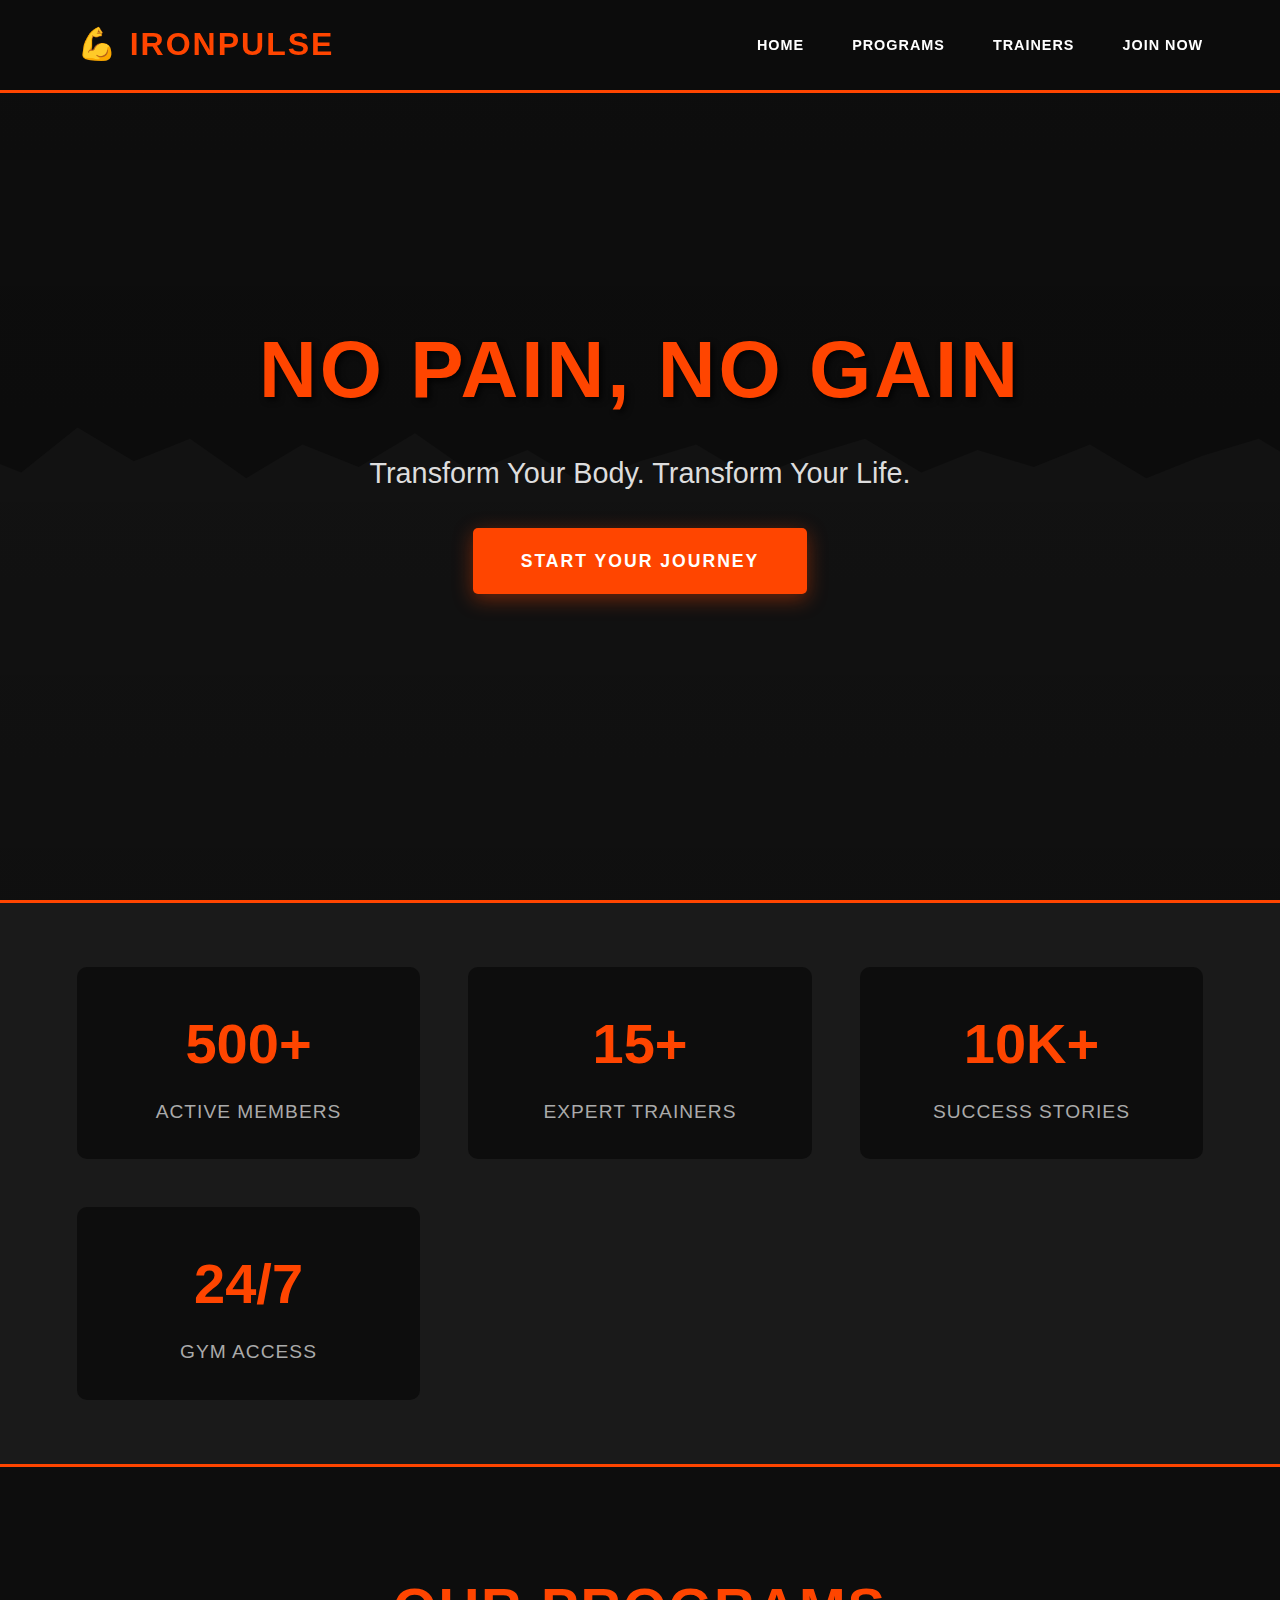
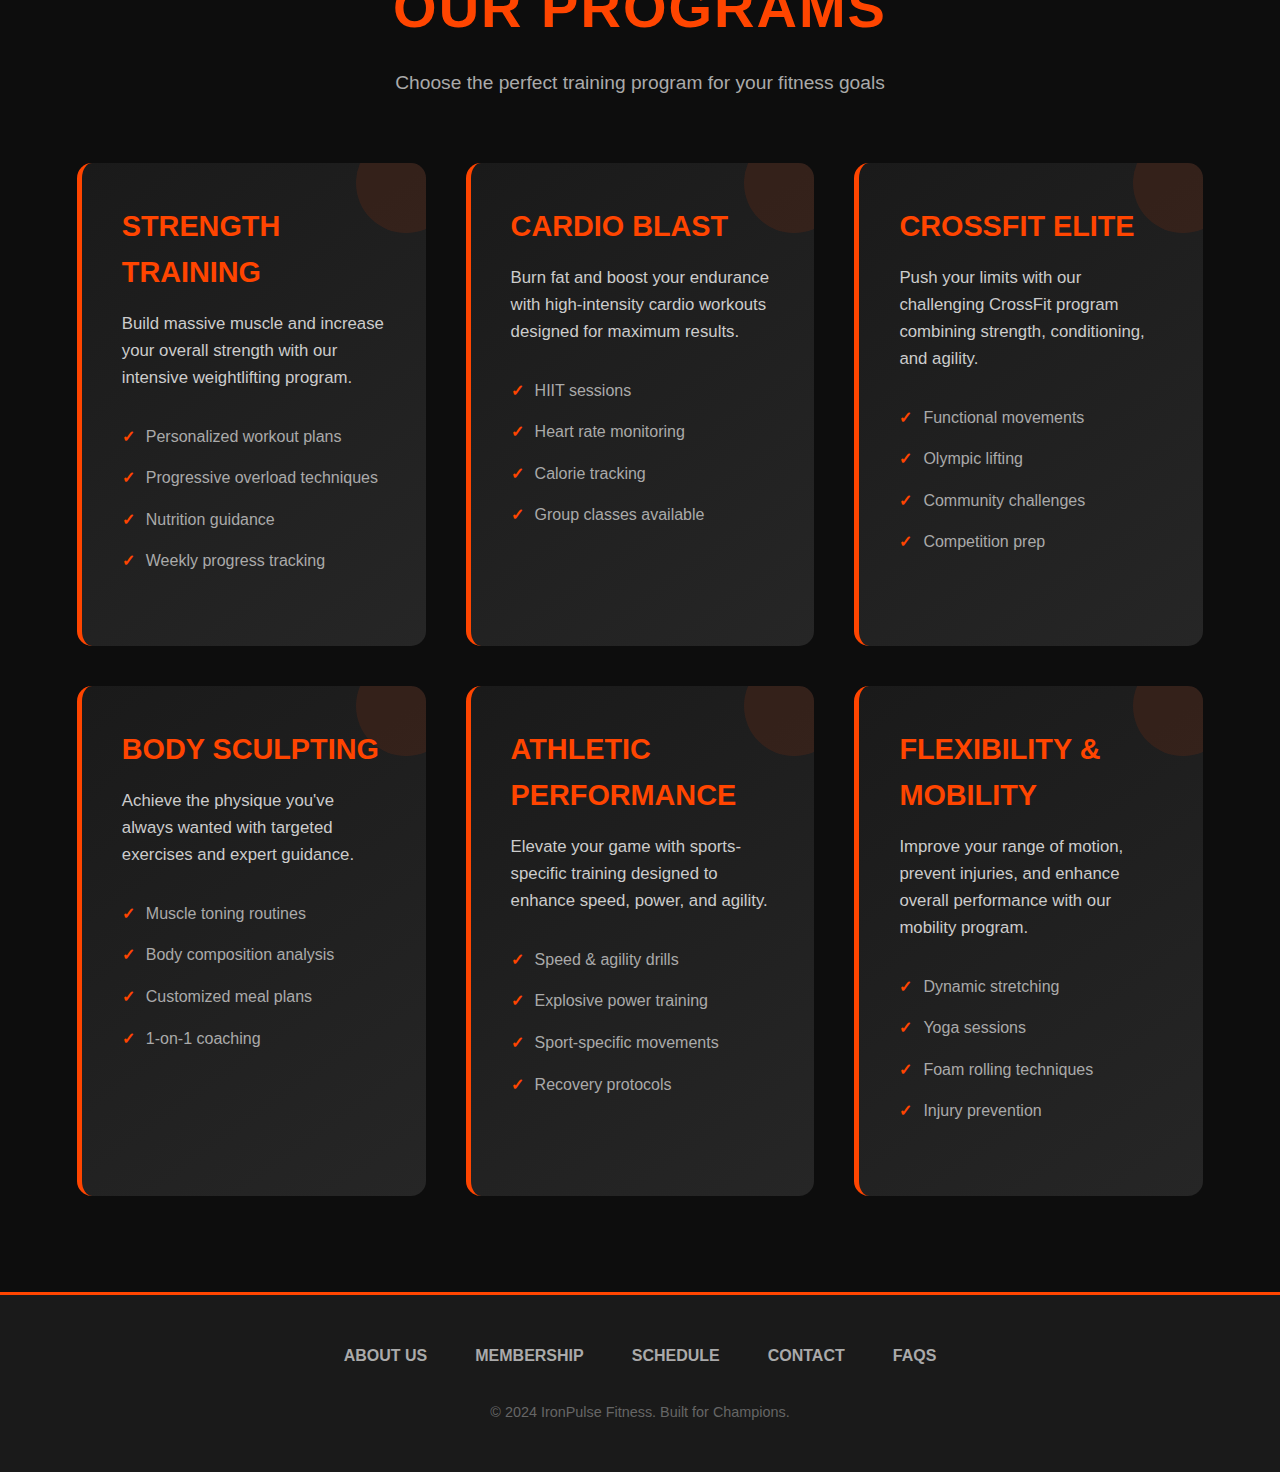
<file: landing page/index.html>
<!DOCTYPE html>
<html lang="en">
<head>
    <meta charset="UTF-8">
    <meta name="viewport" content="width=device-width, initial-scale=1.0">
    <title>IronPulse Fitness</title>
    <style>
        * {
            margin: 0;
            padding: 0;
            box-sizing: border-box;
        }

        body {
            font-family: 'Arial', sans-serif;
            background: #0d0d0d;
            color: #ffffff;
            line-height: 1.6;
        }

        /* Header */
        header {
            position: fixed;
            width: 100%;
            top: 0;
            background: rgba(13, 13, 13, 0.95);
            padding: 1.2rem 6%;
            display: flex;
            justify-content: space-between;
            align-items: center;
            z-index: 1000;
            border-bottom: 3px solid #ff4500;
        }

        .brand {
            font-size: 2rem;
            font-weight: 900;
            color: #ff4500;
            text-transform: uppercase;
            letter-spacing: 2px;
        }

        .menu {
            display: flex;
            gap: 3rem;
            list-style: none;
        }

        .menu a {
            color: #ffffff;
            text-decoration: none;
            font-weight: 700;
            text-transform: uppercase;
            font-size: 0.9rem;
            letter-spacing: 1px;
            transition: color 0.3s ease;
        }

        .menu a:hover {
            color: #ff4500;
        }

        /* Hero Banner */
        .hero-banner {
            height: 100vh;
            background: linear-gradient(rgba(0, 0, 0, 0.6), rgba(0, 0, 0, 0.7)),
                        url('data:image/svg+xml,<svg xmlns="http://www.w3.org/2000/svg" viewBox="0 0 1200 800"><rect fill="%23222" width="1200" height="800"/><path fill="%23333" d="M0 400L50 420L100 380L150 410L200 390L250 425L300 395L350 415L400 385L450 420L500 400L550 430L600 410L650 395L700 425L750 405L800 390L850 420L900 400L950 415L1000 395L1050 425L1100 405L1150 390L1200 420V800H0Z"/></svg>');
            background-size: cover;
            background-position: center;
            background-attachment: fixed;
            display: flex;
            align-items: center;
            justify-content: center;
            text-align: center;
            position: relative;
            overflow: hidden;
        }

        .hero-banner::before {
            content: '';
            position: absolute;
            top: 0;
            left: -100%;
            width: 100%;
            height: 100%;
            background: linear-gradient(90deg, transparent, rgba(255, 69, 0, 0.3), transparent);
            animation: shine 3s infinite;
        }

        @keyframes shine {
            0% { left: -100%; }
            100% { left: 100%; }
        }

        .hero-text {
            max-width: 900px;
            padding: 0 2rem;
            z-index: 2;
            animation: slideUp 1s ease-out;
        }

        @keyframes slideUp {
            from {
                opacity: 0;
                transform: translateY(50px);
            }
            to {
                opacity: 1;
                transform: translateY(0);
            }
        }

        .hero-text h1 {
            font-size: 5rem;
            font-weight: 900;
            margin-bottom: 1rem;
            color: #ff4500;
            text-transform: uppercase;
            text-shadow: 3px 3px 6px rgba(0, 0, 0, 0.8);
            letter-spacing: 3px;
        }

        .hero-text .tagline {
            font-size: 1.8rem;
            margin-bottom: 2rem;
            color: #dddddd;
            font-weight: 300;
        }

        .action-btn {
            display: inline-block;
            padding: 1.2rem 3rem;
            background: #ff4500;
            color: #ffffff;
            text-decoration: none;
            font-weight: 800;
            font-size: 1.1rem;
            text-transform: uppercase;
            border-radius: 5px;
            transition: all 0.3s ease;
            letter-spacing: 2px;
            box-shadow: 0 5px 20px rgba(255, 69, 0, 0.4);
        }

        .action-btn:hover {
            background: #ff6a33;
            transform: scale(1.05);
            box-shadow: 0 8px 30px rgba(255, 69, 0, 0.6);
        }

        /* Stats Section */
        .stats {
            background: #1a1a1a;
            padding: 4rem 6%;
            display: grid;
            grid-template-columns: repeat(auto-fit, minmax(250px, 1fr));
            gap: 3rem;
            border-top: 3px solid #ff4500;
            border-bottom: 3px solid #ff4500;
        }

        .stat-box {
            text-align: center;
            padding: 2rem;
            background: #0d0d0d;
            border-radius: 10px;
            transition: transform 0.3s ease;
        }

        .stat-box:hover {
            transform: translateY(-10px);
        }

        .stat-number {
            font-size: 3.5rem;
            font-weight: 900;
            color: #ff4500;
            margin-bottom: 0.5rem;
        }

        .stat-label {
            font-size: 1.2rem;
            color: #aaaaaa;
            text-transform: uppercase;
            letter-spacing: 1px;
        }

        /* Programs Section */
        .programs {
            padding: 6rem 6%;
            background: #0d0d0d;
        }

        .section-header {
            text-align: center;
            margin-bottom: 4rem;
        }

        .section-header h2 {
            font-size: 3.5rem;
            font-weight: 900;
            color: #ff4500;
            text-transform: uppercase;
            margin-bottom: 1rem;
            letter-spacing: 2px;
        }

        .section-header p {
            font-size: 1.2rem;
            color: #aaaaaa;
        }

        .program-grid {
            display: grid;
            grid-template-columns: repeat(auto-fit, minmax(320px, 1fr));
            gap: 2.5rem;
        }

        .program-card {
            background: linear-gradient(145deg, #1a1a1a, #262626);
            padding: 2.5rem;
            border-radius: 15px;
            border-left: 5px solid #ff4500;
            transition: all 0.3s ease;
            position: relative;
            overflow: hidden;
        }

        .program-card::before {
            content: '';
            position: absolute;
            top: 0;
            right: 0;
            width: 100px;
            height: 100px;
            background: rgba(255, 69, 0, 0.1);
            border-radius: 50%;
            transform: translate(30px, -30px);
        }

        .program-card:hover {
            transform: translateY(-10px);
            box-shadow: 0 15px 40px rgba(255, 69, 0, 0.3);
            border-left-width: 8px;
        }

        .program-card h3 {
            font-size: 1.8rem;
            color: #ff4500;
            margin-bottom: 1rem;
            text-transform: uppercase;
            font-weight: 800;
        }

        .program-card p {
            color: #cccccc;
            margin-bottom: 1.5rem;
            font-size: 1.05rem;
        }

        .program-features {
            list-style: none;
            margin-bottom: 1.5rem;
        }

        .program-features li {
            padding: 0.5rem 0;
            color: #aaaaaa;
            position: relative;
            padding-left: 1.5rem;
        }

        .program-features li::before {
            content: '✓';
            position: absolute;
            left: 0;
            color: #ff4500;
            font-weight: bold;
        }

        /* Footer */
        footer {
            background: #1a1a1a;
            padding: 3rem 6%;
            text-align: center;
            border-top: 3px solid #ff4500;
        }

        .footer-links {
            display: flex;
            justify-content: center;
            gap: 3rem;
            margin-bottom: 2rem;
            flex-wrap: wrap;
        }

        .footer-links a {
            color: #aaaaaa;
            text-decoration: none;
            font-size: 1rem;
            text-transform: uppercase;
            font-weight: 600;
            transition: color 0.3s ease;
        }

        .footer-links a:hover {
            color: #ff4500;
        }

        .copyright {
            color: #666666;
            font-size: 0.9rem;
            margin-top: 1rem;
        }

        /* Responsive */
        @media (max-width: 768px) {
            .hero-text h1 {
                font-size: 3rem;
            }

            .hero-text .tagline {
                font-size: 1.3rem;
            }

            .menu {
                gap: 1.5rem;
            }

            .section-header h2 {
                font-size: 2.5rem;
            }
        }
    </style>
</head>
<body>
    <!-- Header -->
    <header>
        <div class="brand">💪 IRONPULSE</div>
        <ul class="menu">
            <li><a href="#home">Home</a></li>
            <li><a href="#programs">Programs</a></li>
            <li><a href="#trainers">Trainers</a></li>
            <li><a href="#join">Join Now</a></li>
        </ul>
    </header>

    <!-- Hero Section -->
    <section class="hero-banner" id="home">
        <div class="hero-text">
            <h1>NO PAIN, NO GAIN</h1>
            <p class="tagline">Transform Your Body. Transform Your Life.</p>
            <a href="#" class="action-btn">Start Your Journey</a>
        </div>
    </section>

    <!-- Stats Section -->
    <section class="stats">
        <div class="stat-box">
            <div class="stat-number">500+</div>
            <div class="stat-label">Active Members</div>
        </div>
        <div class="stat-box">
            <div class="stat-number">15+</div>
            <div class="stat-label">Expert Trainers</div>
        </div>
        <div class="stat-box">
            <div class="stat-number">10K+</div>
            <div class="stat-label">Success Stories</div>
        </div>
        <div class="stat-box">
            <div class="stat-number">24/7</div>
            <div class="stat-label">Gym Access</div>
        </div>
    </section>

    <!-- Programs Section -->
    <section class="programs" id="programs">
        <div class="section-header">
            <h2>Our Programs</h2>
            <p>Choose the perfect training program for your fitness goals</p>
        </div>

        <div class="program-grid">
            <div class="program-card">
                <h3>Strength Training</h3>
                <p>Build massive muscle and increase your overall strength with our intensive weightlifting program.</p>
                <ul class="program-features">
                    <li>Personalized workout plans</li>
                    <li>Progressive overload techniques</li>
                    <li>Nutrition guidance</li>
                    <li>Weekly progress tracking</li>
                </ul>
            </div>

            <div class="program-card">
                <h3>Cardio Blast</h3>
                <p>Burn fat and boost your endurance with high-intensity cardio workouts designed for maximum results.</p>
                <ul class="program-features">
                    <li>HIIT sessions</li>
                    <li>Heart rate monitoring</li>
                    <li>Calorie tracking</li>
                    <li>Group classes available</li>
                </ul>
            </div>

            <div class="program-card">
                <h3>CrossFit Elite</h3>
                <p>Push your limits with our challenging CrossFit program combining strength, conditioning, and agility.</p>
                <ul class="program-features">
                    <li>Functional movements</li>
                    <li>Olympic lifting</li>
                    <li>Community challenges</li>
                    <li>Competition prep</li>
                </ul>
            </div>

            <div class="program-card">
                <h3>Body Sculpting</h3>
                <p>Achieve the physique you've always wanted with targeted exercises and expert guidance.</p>
                <ul class="program-features">
                    <li>Muscle toning routines</li>
                    <li>Body composition analysis</li>
                    <li>Customized meal plans</li>
                    <li>1-on-1 coaching</li>
                </ul>
            </div>

            <div class="program-card">
                <h3>Athletic Performance</h3>
                <p>Elevate your game with sports-specific training designed to enhance speed, power, and agility.</p>
                <ul class="program-features">
                    <li>Speed & agility drills</li>
                    <li>Explosive power training</li>
                    <li>Sport-specific movements</li>
                    <li>Recovery protocols</li>
                </ul>
            </div>

            <div class="program-card">
                <h3>Flexibility & Mobility</h3>
                <p>Improve your range of motion, prevent injuries, and enhance overall performance with our mobility program.</p>
                <ul class="program-features">
                    <li>Dynamic stretching</li>
                    <li>Yoga sessions</li>
                    <li>Foam rolling techniques</li>
                    <li>Injury prevention</li>
                </ul>
            </div>
        </div>
    </section>

    <!-- Footer -->
    <footer>
        <div class="footer-links">
            <a href="#">About Us</a>
            <a href="#">Membership</a>
            <a href="#">Schedule</a>
            <a href="#">Contact</a>
            <a href="#">FAQs</a>
        </div>
        <p class="copyright">© 2024 IronPulse Fitness. Built for Champions.</p>
    </footer>
</body>
</html>
</file>
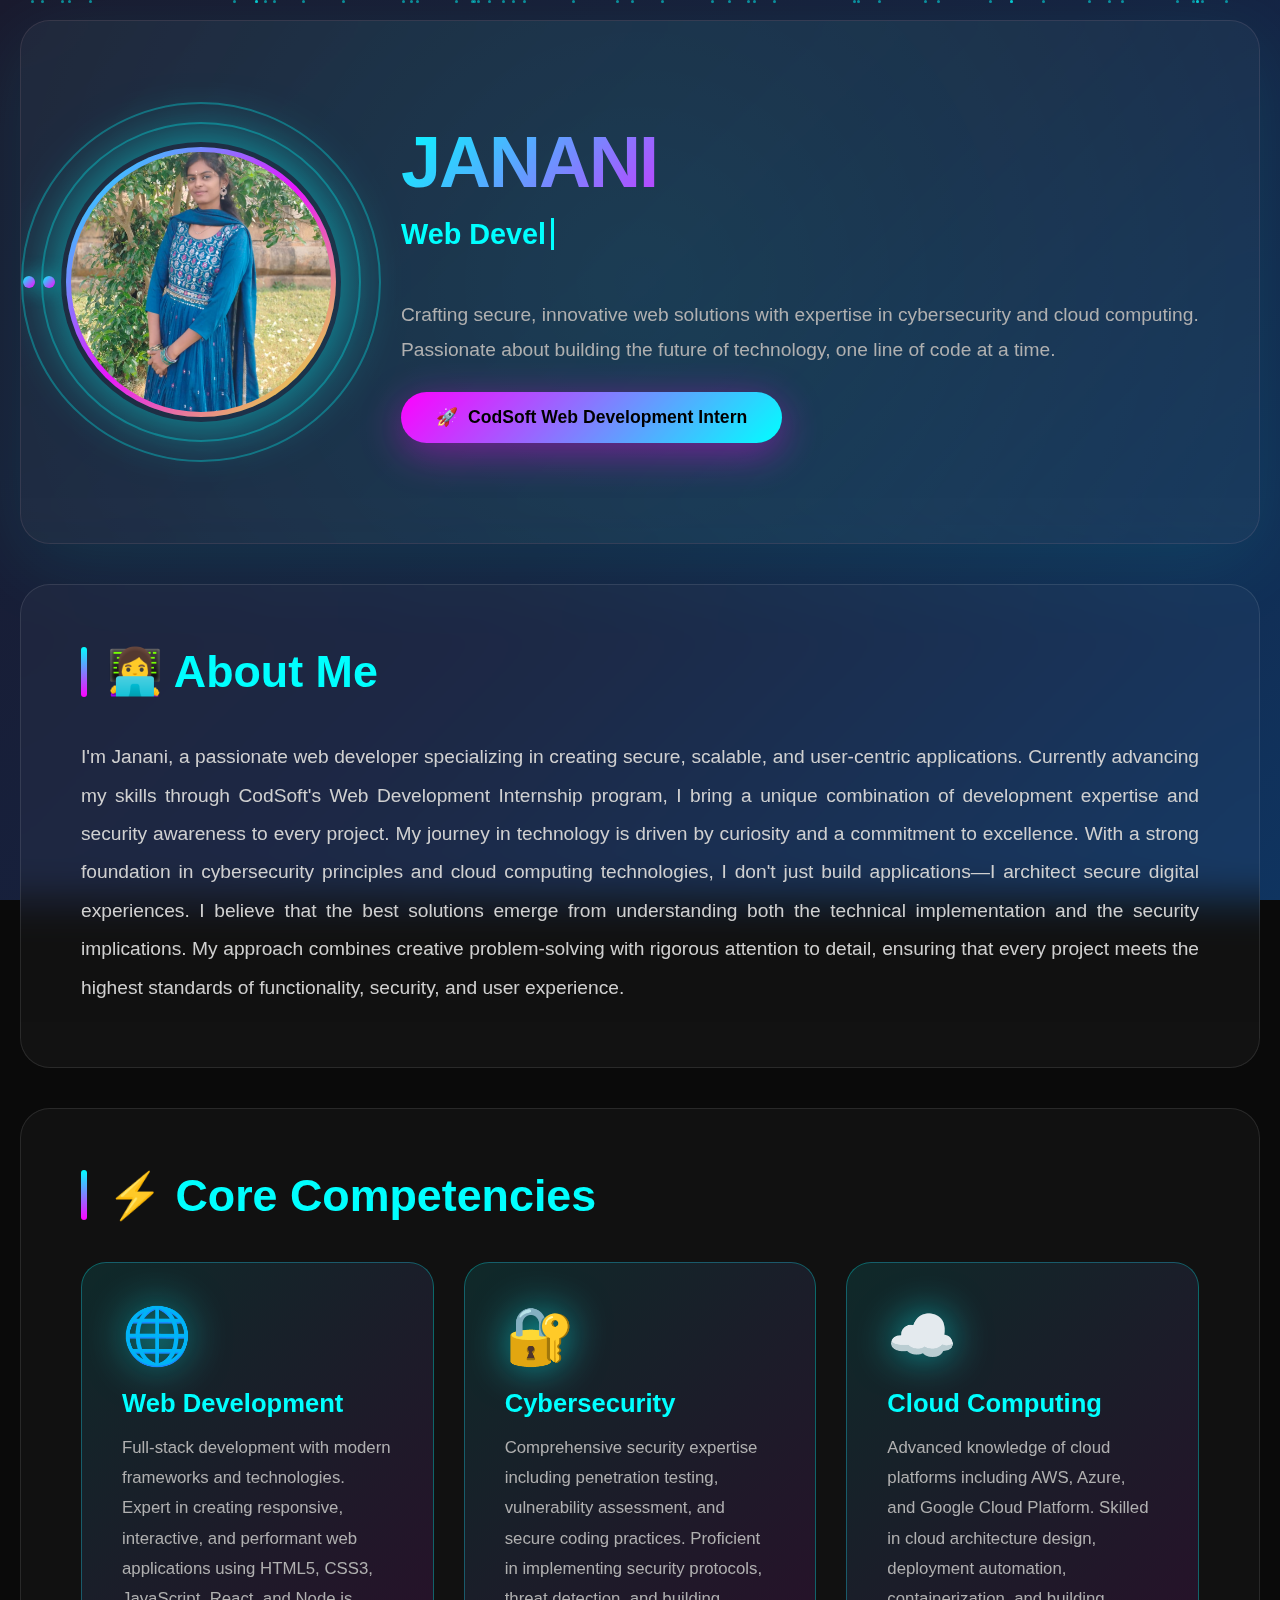
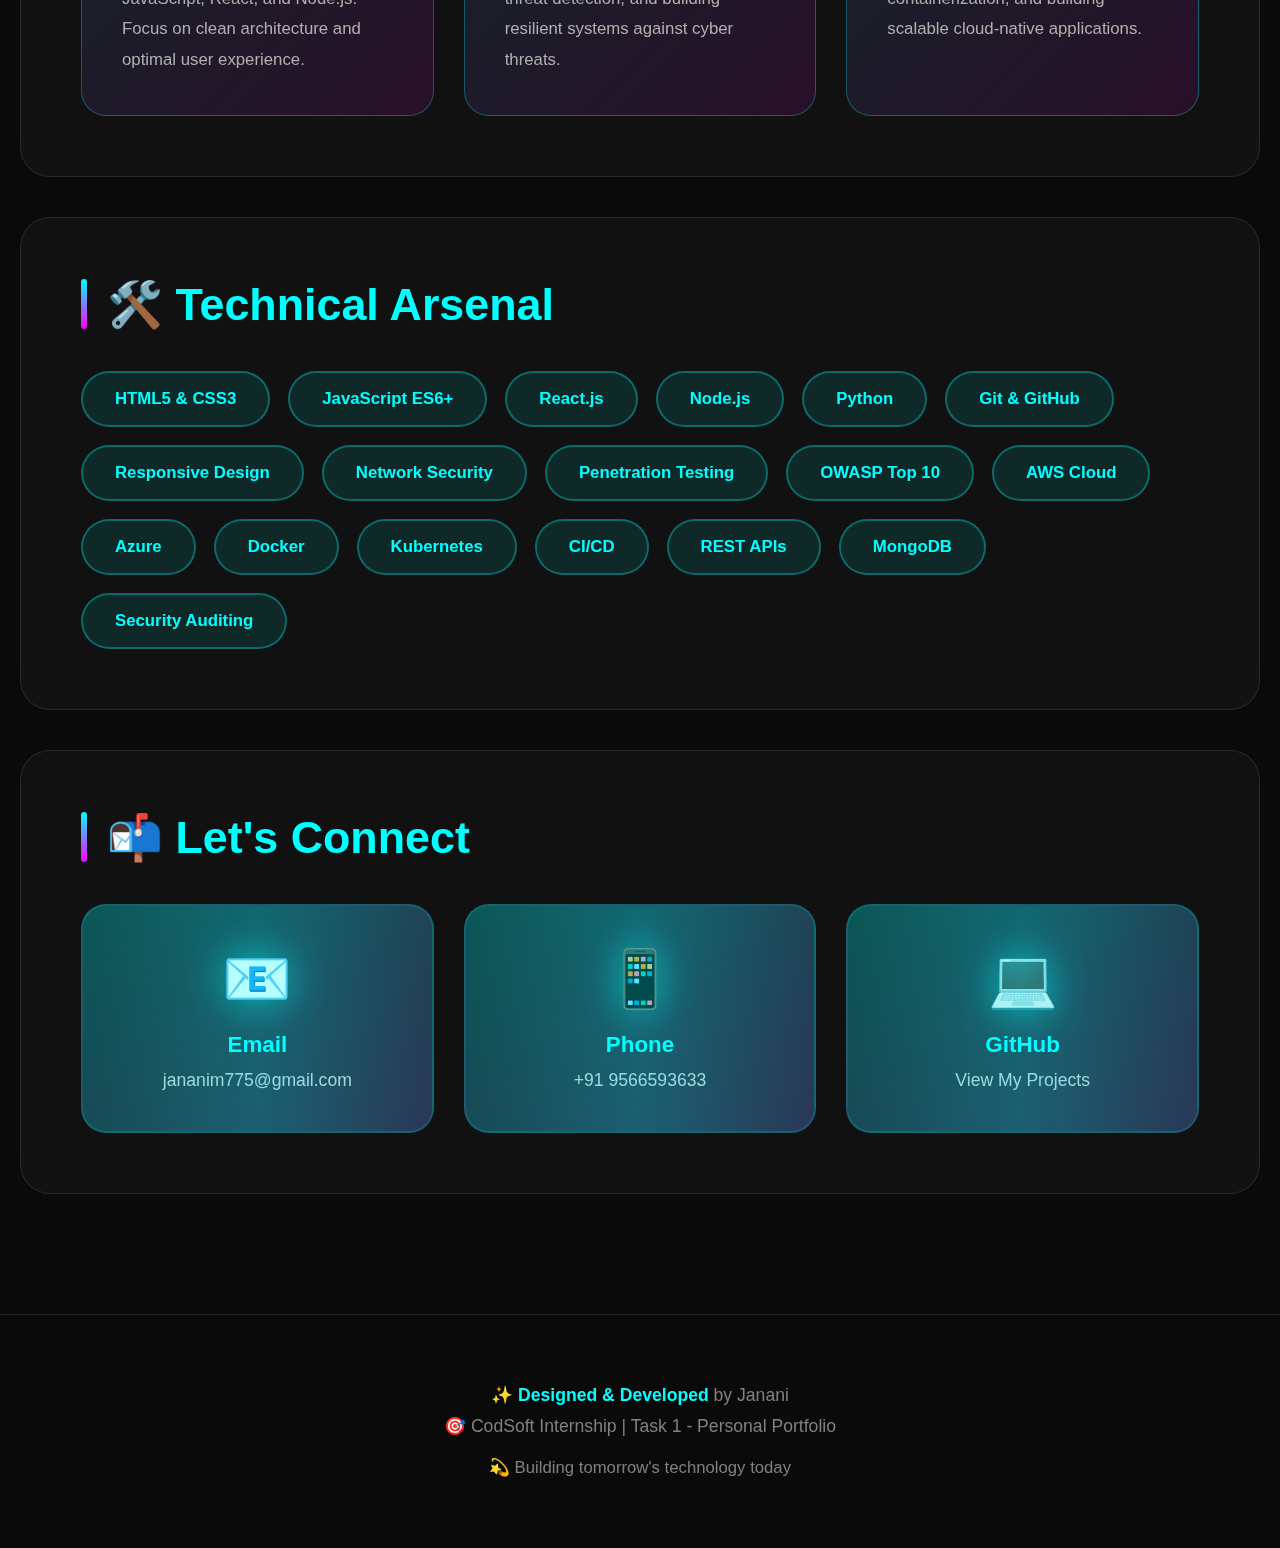
<file: CODSOFT 1/index codsoft.html>
<!DOCTYPE html>
<html lang="en">
<head>
    <meta charset="UTF-8">
    <meta name="viewport" content="width=device-width, initial-scale=1.0">
    <title>Janani - Professional Portfolio</title>
    <style>
        * {
            margin: 0;
            padding: 0;
            box-sizing: border-box;
        }

        body {
            font-family: 'Inter', 'Segoe UI', sans-serif;
            background: #0a0a0a;
            color: #ffffff;
            overflow-x: hidden;
        }

        .bg-animation {
            position: fixed;
            width: 100%;
            height: 100%;
            top: 0;
            left: 0;
            z-index: -1;
            background: linear-gradient(135deg, #1a1a2e 0%, #16213e 50%, #0f3460 100%);
        }

        .particles {
            position: fixed;
            width: 100%;
            height: 100%;
            top: 0;
            left: 0;
            z-index: -1;
        }

        .particle {
            position: absolute;
            width: 3px;
            height: 3px;
            background: rgba(0, 255, 255, 0.5);
            border-radius: 50%;
            animation: float-particle 20s infinite;
        }

        @keyframes float-particle {
            0%, 100% {
                transform: translate(0, 0);
                opacity: 0;
            }
            10% {
                opacity: 1;
            }
            90% {
                opacity: 1;
            }
            100% {
                transform: translate(100px, -1000px);
                opacity: 0;
            }
        }

        .container {
            max-width: 1400px;
            margin: 0 auto;
            padding: 20px;
        }

        header {
            display: flex;
            align-items: center;
            gap: 60px;
            padding: 100px 40px;
            background: rgba(255, 255, 255, 0.03);
            backdrop-filter: blur(20px);
            border-radius: 30px;
            margin-bottom: 40px;
            border: 1px solid rgba(255, 255, 255, 0.1);
            box-shadow: 0 20px 80px rgba(0, 255, 255, 0.1);
            position: relative;
            overflow: hidden;
        }

        header::before {
            content: '';
            position: absolute;
            top: -50%;
            right: -50%;
            width: 200%;
            height: 200%;
            background: radial-gradient(circle, rgba(0, 255, 255, 0.1) 0%, transparent 70%);
            animation: rotate 20s linear infinite;
        }

        @keyframes rotate {
            from { transform: rotate(0deg); }
            to { transform: rotate(360deg); }
        }

        .profile-section {
            position: relative;
            z-index: 1;
        }

        .profile-img-wrapper {
            width: 280px;
            height: 280px;
            position: relative;
        }

        .profile-img {
            width: 100%;
            height: 100%;
            border-radius: 50%;
            object-fit: cover;
            border: 5px solid transparent;
            background: linear-gradient(135deg, #00ffff, #ff00ff, #ffff00);
            background-clip: padding-box;
            box-shadow: 0 0 60px rgba(0, 255, 255, 0.6),
                        inset 0 0 30px rgba(0, 255, 255, 0.2);
            animation: profile-glow 3s ease-in-out infinite;
            padding: 5px;
        }

        @keyframes profile-glow {
            0%, 100% {
                box-shadow: 0 0 60px rgba(0, 255, 255, 0.6),
                            inset 0 0 30px rgba(0, 255, 255, 0.2);
            }
            50% {
                box-shadow: 0 0 100px rgba(255, 0, 255, 0.8),
                            inset 0 0 50px rgba(255, 0, 255, 0.3);
            }
        }

        .orbit-ring {
            position: absolute;
            border: 2px solid rgba(0, 255, 255, 0.3);
            border-radius: 50%;
            animation: orbit 15s linear infinite;
        }

        .orbit-ring:nth-child(1) {
            width: 320px;
            height: 320px;
            top: -20px;
            left: -20px;
        }

        .orbit-ring:nth-child(2) {
            width: 360px;
            height: 360px;
            top: -40px;
            left: -40px;
            animation-duration: 20s;
            animation-direction: reverse;
        }

        @keyframes orbit {
            from { transform: rotate(0deg); }
            to { transform: rotate(360deg); }
        }

        .orbit-dot {
            position: absolute;
            width: 12px;
            height: 12px;
            background: linear-gradient(135deg, #00ffff, #ff00ff);
            border-radius: 50%;
            box-shadow: 0 0 20px rgba(0, 255, 255, 0.8);
            top: 50%;
            left: 0;
            transform: translateY(-50%);
        }

        .header-content {
            flex: 1;
            position: relative;
            z-index: 1;
        }

        h1 {
            font-size: 4.5em;
            margin-bottom: 15px;
            background: linear-gradient(135deg, #00ffff, #ff00ff, #ffff00);
            -webkit-background-clip: text;
            -webkit-text-fill-color: transparent;
            background-clip: text;
            font-weight: 900;
            letter-spacing: -2px;
            animation: text-shimmer 3s ease-in-out infinite;
        }

        @keyframes text-shimmer {
            0%, 100% {
                background-position: 0% 50%;
            }
            50% {
                background-position: 100% 50%;
            }
        }

        .typing-container {
            height: 60px;
            margin-bottom: 20px;
        }

        .typing-text {
            font-size: 1.8em;
            color: #00ffff;
            font-weight: 600;
            border-right: 3px solid #00ffff;
            padding-right: 5px;
            animation: blink 0.7s infinite;
        }

        @keyframes blink {
            0%, 100% { border-color: #00ffff; }
            50% { border-color: transparent; }
        }

        .tagline {
            font-size: 1.2em;
            color: #b0b0b0;
            line-height: 1.8;
            margin-bottom: 25px;
        }

        .internship-badge {
            display: inline-flex;
            align-items: center;
            gap: 10px;
            background: linear-gradient(135deg, #ff00ff, #00ffff);
            color: #000;
            padding: 15px 35px;
            border-radius: 50px;
            font-weight: 700;
            font-size: 1.1em;
            box-shadow: 0 10px 40px rgba(255, 0, 255, 0.4);
            animation: badge-pulse 2s ease-in-out infinite;
        }

        @keyframes badge-pulse {
            0%, 100% {
                transform: scale(1);
                box-shadow: 0 10px 40px rgba(255, 0, 255, 0.4);
            }
            50% {
                transform: scale(1.05);
                box-shadow: 0 15px 60px rgba(255, 0, 255, 0.6);
            }
        }

        .section {
            background: rgba(255, 255, 255, 0.03);
            backdrop-filter: blur(20px);
            border-radius: 30px;
            padding: 60px;
            margin: 40px 0;
            border: 1px solid rgba(255, 255, 255, 0.1);
            transition: all 0.4s ease;
            position: relative;
            overflow: hidden;
        }

        .section::before {
            content: '';
            position: absolute;
            top: 0;
            left: -100%;
            width: 100%;
            height: 100%;
            background: linear-gradient(90deg, transparent, rgba(0, 255, 255, 0.1), transparent);
            transition: 0.5s;
        }

        .section:hover::before {
            left: 100%;
        }

        .section:hover {
            transform: translateY(-10px);
            border-color: rgba(0, 255, 255, 0.3);
            box-shadow: 0 20px 60px rgba(0, 255, 255, 0.2);
        }

        h2 {
            font-size: 2.8em;
            margin-bottom: 40px;
            color: #00ffff;
            display: flex;
            align-items: center;
            gap: 20px;
            font-weight: 800;
        }

        h2::before {
            content: '';
            width: 6px;
            height: 50px;
            background: linear-gradient(180deg, #00ffff, #ff00ff);
            border-radius: 10px;
        }

        .about-text {
            line-height: 2;
            font-size: 1.2em;
            color: #d0d0d0;
            text-align: justify;
        }

        .skills-grid {
            display: grid;
            grid-template-columns: repeat(auto-fit, minmax(320px, 1fr));
            gap: 30px;
            margin-top: 20px;
        }

        .skill-card {
            background: linear-gradient(135deg, rgba(0, 255, 255, 0.1), rgba(255, 0, 255, 0.1));
            padding: 40px;
            border-radius: 25px;
            border: 1px solid rgba(0, 255, 255, 0.3);
            transition: all 0.4s cubic-bezier(0.175, 0.885, 0.32, 1.275);
            position: relative;
            overflow: hidden;
        }

        .skill-card::before {
            content: '';
            position: absolute;
            top: -50%;
            left: -50%;
            width: 200%;
            height: 200%;
            background: radial-gradient(circle, rgba(0, 255, 255, 0.2) 0%, transparent 70%);
            opacity: 0;
            transition: 0.5s;
        }

        .skill-card:hover::before {
            opacity: 1;
            animation: rotate 3s linear infinite;
        }

        .skill-card:hover {
            transform: translateY(-15px) scale(1.03);
            box-shadow: 0 20px 60px rgba(0, 255, 255, 0.3);
            border-color: rgba(0, 255, 255, 0.6);
        }

        .skill-icon {
            font-size: 3.5em;
            margin-bottom: 20px;
            filter: drop-shadow(0 0 20px rgba(0, 255, 255, 0.6));
        }

        .skill-name {
            font-size: 1.6em;
            font-weight: 700;
            margin-bottom: 15px;
            color: #00ffff;
        }

        .skill-desc {
            color: #b0b0b0;
            line-height: 1.8;
            font-size: 1.05em;
        }

        .expertise-container {
            display: flex;
            flex-wrap: wrap;
            gap: 18px;
            margin-top: 30px;
        }

        .expertise-tag {
            background: rgba(0, 255, 255, 0.1);
            border: 2px solid rgba(0, 255, 255, 0.3);
            color: #00ffff;
            padding: 16px 32px;
            border-radius: 50px;
            font-size: 1.05em;
            font-weight: 600;
            transition: all 0.3s ease;
            cursor: default;
            position: relative;
            overflow: hidden;
        }

        .expertise-tag::before {
            content: '';
            position: absolute;
            top: 50%;
            left: 50%;
            width: 0;
            height: 0;
            background: rgba(0, 255, 255, 0.3);
            border-radius: 50%;
            transform: translate(-50%, -50%);
            transition: width 0.3s, height 0.3s;
        }

        .expertise-tag:hover::before {
            width: 300px;
            height: 300px;
        }

        .expertise-tag:hover {
            transform: scale(1.1);
            box-shadow: 0 10px 30px rgba(0, 255, 255, 0.4);
            border-color: rgba(0, 255, 255, 0.8);
        }

        .contact-grid {
            display: grid;
            grid-template-columns: repeat(auto-fit, minmax(280px, 1fr));
            gap: 30px;
            margin-top: 40px;
        }

        .contact-card {
            background: linear-gradient(135deg, rgba(0, 255, 255, 0.15), rgba(255, 0, 255, 0.15));
            padding: 40px;
            border-radius: 25px;
            text-align: center;
            text-decoration: none;
            border: 2px solid rgba(0, 255, 255, 0.3);
            transition: all 0.4s ease;
            position: relative;
            overflow: hidden;
        }

        .contact-card::after {
            content: '';
            position: absolute;
            top: -50%;
            left: -50%;
            width: 200%;
            height: 200%;
            background: linear-gradient(45deg, transparent, rgba(0, 255, 255, 0.3), transparent);
            transform: rotate(45deg);
            transition: 0.5s;
        }

        .contact-card:hover::after {
            left: 100%;
        }

        .contact-card:hover {
            transform: translateY(-15px);
            box-shadow: 0 20px 50px rgba(0, 255, 255, 0.3);
            border-color: rgba(0, 255, 255, 0.8);
        }

        .contact-icon {
            font-size: 3.5em;
            margin-bottom: 20px;
            filter: drop-shadow(0 0 20px rgba(0, 255, 255, 0.6));
        }

        .contact-label {
            font-size: 1.4em;
            font-weight: 700;
            margin-bottom: 12px;
            color: #00ffff;
        }

        .contact-info {
            font-size: 1.1em;
            color: #d0d0d0;
            word-break: break-word;
        }

        footer {
            text-align: center;
            padding: 60px 20px;
            color: #808080;
            margin-top: 60px;
            font-size: 1.1em;
            border-top: 1px solid rgba(255, 255, 255, 0.1);
        }

        footer p {
            margin: 10px 0;
        }

        .footer-highlight {
            color: #00ffff;
            font-weight: 600;
        }

        @media (max-width: 1024px) {
            header {
                flex-direction: column;
                text-align: center;
                gap: 40px;
                padding: 60px 30px;
            }

            h1 {
                font-size: 3.5em;
            }

            .typing-text {
                font-size: 1.5em;
            }
        }

        @media (max-width: 768px) {
            h1 {
                font-size: 2.5em;
            }

            .typing-text {
                font-size: 1.2em;
            }

            .section {
                padding: 35px 25px;
            }

            h2 {
                font-size: 2em;
            }

            .profile-img-wrapper {
                width: 220px;
                height: 220px;
            }

            .skills-grid,
            .contact-grid {
                grid-template-columns: 1fr;
            }
        }
    </style>
</head>
<body>
    <div class="bg-animation"></div>
    <div class="particles" id="particles"></div>

    <div class="container">
        <header>
            <div class="profile-section">
                <div class="profile-img-wrapper">
                    <div class="orbit-ring">
                        <div class="orbit-dot"></div>
                    </div>
                    <div class="orbit-ring">
                        <div class="orbit-dot"></div>
                    </div>
                    <img src="profile.jpg" alt="Janani Profile" class="profile-img">
                </div>
            </div>

            <div class="header-content">
                <h1>JANANI</h1>
                <div class="typing-container">
                    <span class="typing-text" id="typing"></span>
                </div>
                <p class="tagline">
                    Crafting secure, innovative web solutions with expertise in cybersecurity and cloud computing. 
                    Passionate about building the future of technology, one line of code at a time.
                </p>
                <div class="internship-badge">
                    <span>🚀</span>
                    <span>CodSoft Web Development Intern</span>
                </div>
            </div>
        </header>

        <div class="section">
            <h2>👩‍💻 About Me</h2>
            <p class="about-text">
                I'm Janani, a passionate web developer specializing in creating secure, scalable, and user-centric applications. 
                Currently advancing my skills through CodSoft's Web Development Internship program, I bring a unique combination 
                of development expertise and security awareness to every project. My journey in technology is driven by curiosity 
                and a commitment to excellence. With a strong foundation in cybersecurity principles and cloud computing technologies, 
                I don't just build applications—I architect secure digital experiences. I believe that the best solutions emerge 
                from understanding both the technical implementation and the security implications. My approach combines creative 
                problem-solving with rigorous attention to detail, ensuring that every project meets the highest standards of 
                functionality, security, and user experience.
            </p>
        </div>

        <div class="section">
            <h2>⚡ Core Competencies</h2>
            <div class="skills-grid">
                <div class="skill-card">
                    <div class="skill-icon">🌐</div>
                    <div class="skill-name">Web Development</div>
                    <div class="skill-desc">
                        Full-stack development with modern frameworks and technologies. Expert in creating responsive, 
                        interactive, and performant web applications using HTML5, CSS3, JavaScript, React, and Node.js. 
                        Focus on clean architecture and optimal user experience.
                    </div>
                </div>

                <div class="skill-card">
                    <div class="skill-icon">🔐</div>
                    <div class="skill-name">Cybersecurity</div>
                    <div class="skill-desc">
                        Comprehensive security expertise including penetration testing, vulnerability assessment, and 
                        secure coding practices. Proficient in implementing security protocols, threat detection, and 
                        building resilient systems against cyber threats.
                    </div>
                </div>

                <div class="skill-card">
                    <div class="skill-icon">☁️</div>
                    <div class="skill-name">Cloud Computing</div>
                    <div class="skill-desc">
                        Advanced knowledge of cloud platforms including AWS, Azure, and Google Cloud Platform. Skilled in 
                        cloud architecture design, deployment automation, containerization, and building scalable 
                        cloud-native applications.
                    </div>
                </div>
            </div>
        </div>

        <div class="section">
            <h2>🛠️ Technical Arsenal</h2>
            <div class="expertise-container">
                <span class="expertise-tag">HTML5 & CSS3</span>
                <span class="expertise-tag">JavaScript ES6+</span>
                <span class="expertise-tag">React.js</span>
                <span class="expertise-tag">Node.js</span>
                <span class="expertise-tag">Python</span>
                <span class="expertise-tag">Git & GitHub</span>
                <span class="expertise-tag">Responsive Design</span>
                <span class="expertise-tag">Network Security</span>
                <span class="expertise-tag">Penetration Testing</span>
                <span class="expertise-tag">OWASP Top 10</span>
                <span class="expertise-tag">AWS Cloud</span>
                <span class="expertise-tag">Azure</span>
                <span class="expertise-tag">Docker</span>
                <span class="expertise-tag">Kubernetes</span>
                <span class="expertise-tag">CI/CD</span>
                <span class="expertise-tag">REST APIs</span>
                <span class="expertise-tag">MongoDB</span>
                <span class="expertise-tag">Security Auditing</span>
            </div>
        </div>

        <div class="section">
            <h2>📬 Let's Connect</h2>
            <div class="contact-grid">
                <a href="mailto:jananim775@gmail.com" class="contact-card">
                    <div class="contact-icon">📧</div>
                    <div class="contact-label">Email</div>
                    <div class="contact-info">jananim775@gmail.com</div>
                </a>

                <a href="tel:+919566593633" class="contact-card">
                    <div class="contact-icon">📱</div>
                    <div class="contact-label">Phone</div>
                    <div class="contact-info">+91 9566593633</div>
                </a>

                <a href="https://github.com/janani" target="_blank" class="contact-card">
                    <div class="contact-icon">💻</div>
                    <div class="contact-label">GitHub</div>
                    <div class="contact-info">View My Projects</div>
                </a>
            </div>
        </div>
    </div>

    <footer>
        <p>✨ <span class="footer-highlight">Designed & Developed</span> by Janani</p>
        <p>🎯 CodSoft Internship | Task 1 - Personal Portfolio</p>
        <p style="margin-top: 20px; font-size: 0.95em;">💫 Building tomorrow's technology today</p>
    </footer>

    <script>
        // Typing animation
        const texts = [
            'Web Developer',
            'Cybersecurity Enthusiast',
            'Cloud Computing Expert',
            'Problem Solver'
        ];
        let textIndex = 0;
        let charIndex = 0;
        let isDeleting = false;
        const typingElement = document.getElementById('typing');

        function type() {
            const currentText = texts[textIndex];
            
            if (isDeleting) {
                typingElement.textContent = currentText.substring(0, charIndex - 1);
                charIndex--;
            } else {
                typingElement.textContent = currentText.substring(0, charIndex + 1);
                charIndex++;
            }

            if (!isDeleting && charIndex === currentText.length) {
                isDeleting = true;
                setTimeout(type, 2000);
            } else if (isDeleting && charIndex === 0) {
                isDeleting = false;
                textIndex = (textIndex + 1) % texts.length;
                setTimeout(type, 500);
            } else {
                setTimeout(type, isDeleting ? 50 : 100);
            }
        }

        type();

        // Create particles
        const particlesContainer = document.getElementById('particles');
        for (let i = 0; i < 50; i++) {
            const particle = document.createElement('div');
            particle.className = 'particle';
            particle.style.left = Math.random() * 100 + '%';
            particle.style.animationDelay = Math.random() * 20 + 's';
            particle.style.animationDuration = (Math.random() * 10 + 10) + 's';
            particlesContainer.appendChild(particle);
        }
    </script>
</body>
</html>
</file>
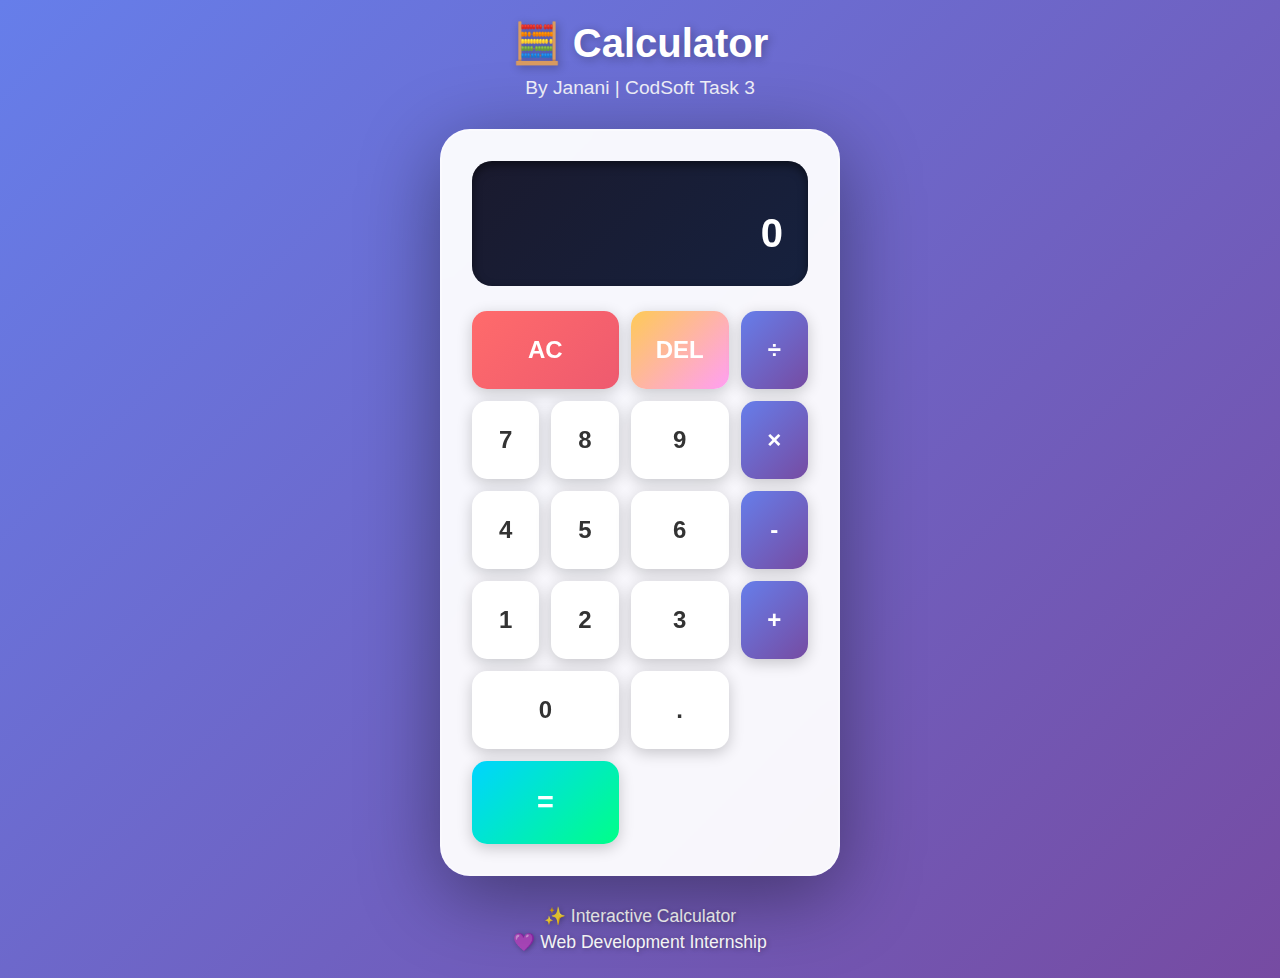
<file: CODSOFT CAL/index codsoft.html>
<!DOCTYPE html>
<html lang="en">
<head>
    <meta charset="UTF-8">
    <meta name="viewport" content="width=device-width, initial-scale=1.0">
    <title>Calculator - Janani | CodSoft Task 3</title>
    <style>
        * {
            margin: 0;
            padding: 0;
            box-sizing: border-box;
        }

        body {
            font-family: 'Segoe UI', Tahoma, Geneva, Verdana, sans-serif;
            min-height: 100vh;
            display: flex;
            justify-content: center;
            align-items: center;
            background: linear-gradient(135deg, #667eea 0%, #764ba2 100%);
            padding: 20px;
        }

        .container {
            text-align: center;
        }

        .header {
            margin-bottom: 30px;
            color: white;
        }

        .header h1 {
            font-size: 2.5em;
            margin-bottom: 10px;
            text-shadow: 2px 2px 10px rgba(0, 0, 0, 0.3);
        }

        .header p {
            font-size: 1.2em;
            opacity: 0.9;
        }

        .calculator {
            background: rgba(255, 255, 255, 0.95);
            border-radius: 30px;
            padding: 30px;
            box-shadow: 0 20px 80px rgba(0, 0, 0, 0.4);
            max-width: 400px;
            margin: 0 auto;
            backdrop-filter: blur(10px);
            border: 2px solid rgba(255, 255, 255, 0.3);
        }

        .display-container {
            background: linear-gradient(135deg, #1a1a2e 0%, #16213e 100%);
            border-radius: 20px;
            padding: 25px;
            margin-bottom: 25px;
            box-shadow: inset 0 4px 10px rgba(0, 0, 0, 0.5);
            min-height: 120px;
            display: flex;
            flex-direction: column;
            justify-content: space-between;
        }

        .previous-operand {
            color: rgba(255, 255, 255, 0.6);
            font-size: 1.2em;
            text-align: right;
            min-height: 25px;
            word-wrap: break-word;
            word-break: break-all;
        }

        .current-operand {
            color: white;
            font-size: 2.5em;
            text-align: right;
            font-weight: 600;
            min-height: 50px;
            word-wrap: break-word;
            word-break: break-all;
        }

        .buttons-grid {
            display: grid;
            grid-template-columns: repeat(4, 1fr);
            gap: 12px;
        }

        button {
            padding: 25px;
            font-size: 1.5em;
            border: none;
            border-radius: 15px;
            cursor: pointer;
            font-weight: 600;
            transition: all 0.3s ease;
            box-shadow: 0 4px 15px rgba(0, 0, 0, 0.2);
        }

        button:hover {
            transform: translateY(-3px);
            box-shadow: 0 6px 20px rgba(0, 0, 0, 0.3);
        }

        button:active {
            transform: translateY(0);
            box-shadow: 0 2px 10px rgba(0, 0, 0, 0.2);
        }

        .number {
            background: white;
            color: #333;
        }

        .number:hover {
            background: #f0f0f0;
        }

        .operator {
            background: linear-gradient(135deg, #667eea 0%, #764ba2 100%);
            color: white;
        }

        .operator:hover {
            background: linear-gradient(135deg, #7e8ef0 0%, #8b5bb8 100%);
        }

        .clear {
            background: linear-gradient(135deg, #ff6b6b 0%, #ee5a6f 100%);
            color: white;
            grid-column: span 2;
        }

        .clear:hover {
            background: linear-gradient(135deg, #ff7b7b 0%, #fe6a7f 100%);
        }

        .delete {
            background: linear-gradient(135deg, #feca57 0%, #ff9ff3 100%);
            color: white;
        }

        .delete:hover {
            background: linear-gradient(135deg, #fed67 0%, #ffa9f8 100%);
        }

        .equals {
            background: linear-gradient(135deg, #00d4ff 0%, #00ff88 100%);
            color: white;
            grid-column: span 2;
            font-size: 1.8em;
        }

        .equals:hover {
            background: linear-gradient(135deg, #00e4ff 0%, #00ff98 100%);
        }

        .zero {
            grid-column: span 2;
        }

        .footer {
            margin-top: 30px;
            color: white;
            font-size: 1.1em;
            text-shadow: 1px 1px 5px rgba(0, 0, 0, 0.3);
        }

        .footer p {
            margin: 5px 0;
        }

        @media (max-width: 480px) {
            .calculator {
                padding: 20px;
            }

            button {
                padding: 20px;
                font-size: 1.3em;
            }

            .current-operand {
                font-size: 2em;
            }

            .header h1 {
                font-size: 2em;
            }
        }
    </style>
</head>
<body>
    <div class="container">
        <div class="header">
            <h1>🧮 Calculator</h1>
            <p>By Janani | CodSoft Task 3</p>
        </div>

        <div class="calculator">
            <div class="display-container">
                <div class="previous-operand" id="previousOperand"></div>
                <div class="current-operand" id="currentOperand">0</div>
            </div>

            <div class="buttons-grid">
                <button class="clear" onclick="clearDisplay()">AC</button>
                <button class="delete" onclick="deleteNumber()">DEL</button>
                <button class="operator" onclick="chooseOperation('÷')">÷</button>
                
                <button class="number" onclick="appendNumber('7')">7</button>
                <button class="number" onclick="appendNumber('8')">8</button>
                <button class="number" onclick="appendNumber('9')">9</button>
                <button class="operator" onclick="chooseOperation('×')">×</button>
                
                <button class="number" onclick="appendNumber('4')">4</button>
                <button class="number" onclick="appendNumber('5')">5</button>
                <button class="number" onclick="appendNumber('6')">6</button>
                <button class="operator" onclick="chooseOperation('-')">-</button>
                
                <button class="number" onclick="appendNumber('1')">1</button>
                <button class="number" onclick="appendNumber('2')">2</button>
                <button class="number" onclick="appendNumber('3')">3</button>
                <button class="operator" onclick="chooseOperation('+')">+</button>
                
                <button class="number zero" onclick="appendNumber('0')">0</button>
                <button class="number" onclick="appendNumber('.')">.</button>
                <button class="equals" onclick="calculate()">=</button>
            </div>
        </div>

        <div class="footer">
            <p>✨ Interactive Calculator</p>
            <p>💜 Web Development Internship</p>
        </div>
    </div>

    <script>
        let currentOperand = '';
        let previousOperand = '';
        let operation = null;

        const currentOperandElement = document.getElementById('currentOperand');
        const previousOperandElement = document.getElementById('previousOperand');

        function updateDisplay() {
            currentOperandElement.textContent = currentOperand || '0';
            
            if (operation) {
                previousOperandElement.textContent = `${previousOperand} ${operation}`;
            } else {
                previousOperandElement.textContent = previousOperand;
            }
        }

        function appendNumber(number) {
            // Prevent multiple decimal points
            if (number === '.' && currentOperand.includes('.')) {
                return;
            }
            
            // Limit length to prevent overflow
            if (currentOperand.length >= 15) {
                return;
            }
            
            currentOperand = currentOperand.toString() + number.toString();
            updateDisplay();
        }

        function chooseOperation(op) {
            if (currentOperand === '') {
                return;
            }
            
            if (previousOperand !== '') {
                calculate();
            }
            
            operation = op;
            previousOperand = currentOperand;
            currentOperand = '';
            updateDisplay();
        }

        function calculate() {
            let result;
            const prev = parseFloat(previousOperand);
            const current = parseFloat(currentOperand);
            
            if (isNaN(prev) || isNaN(current)) {
                return;
            }
            
            // Using if-else statements for operations
            if (operation === '+') {
                result = prev + current;
            } else if (operation === '-') {
                result = prev - current;
            } else if (operation === '×') {
                result = prev * current;
            } else if (operation === '÷') {
                if (current === 0) {
                    alert('Cannot divide by zero!');
                    clearDisplay();
                    return;
                }
                result = prev / current;
            } else {
                return;
            }
            
            // Round to prevent floating point errors
            result = Math.round(result * 100000000) / 100000000;
            
            currentOperand = result.toString();
            operation = null;
            previousOperand = '';
            updateDisplay();
        }

        function clearDisplay() {
            currentOperand = '';
            previousOperand = '';
            operation = null;
            updateDisplay();
        }

        function deleteNumber() {
            currentOperand = currentOperand.toString().slice(0, -1);
            updateDisplay();
        }

        // Keyboard support using event listeners
        document.addEventListener('keydown', function(event) {
            // Numbers 0-9
            if (event.key >= '0' && event.key <= '9') {
                appendNumber(event.key);
            }
            
            // Decimal point
            if (event.key === '.') {
                appendNumber('.');
            }
            
            // Operators
            if (event.key === '+') {
                chooseOperation('+');
            } else if (event.key === '-') {
                chooseOperation('-');
            } else if (event.key === '*') {
                chooseOperation('×');
            } else if (event.key === '/') {
                event.preventDefault(); // Prevent browser search
                chooseOperation('÷');
            }
            
            // Enter or equals
            if (event.key === 'Enter' || event.key === '=') {
                calculate();
            }
            
            // Escape or Delete
            if (event.key === 'Escape') {
                clearDisplay();
            } else if (event.key === 'Backspace') {
                deleteNumber();
            }
        });

        // Initialize display
        updateDisplay();
    </script>
</body>
</html>
</file>
